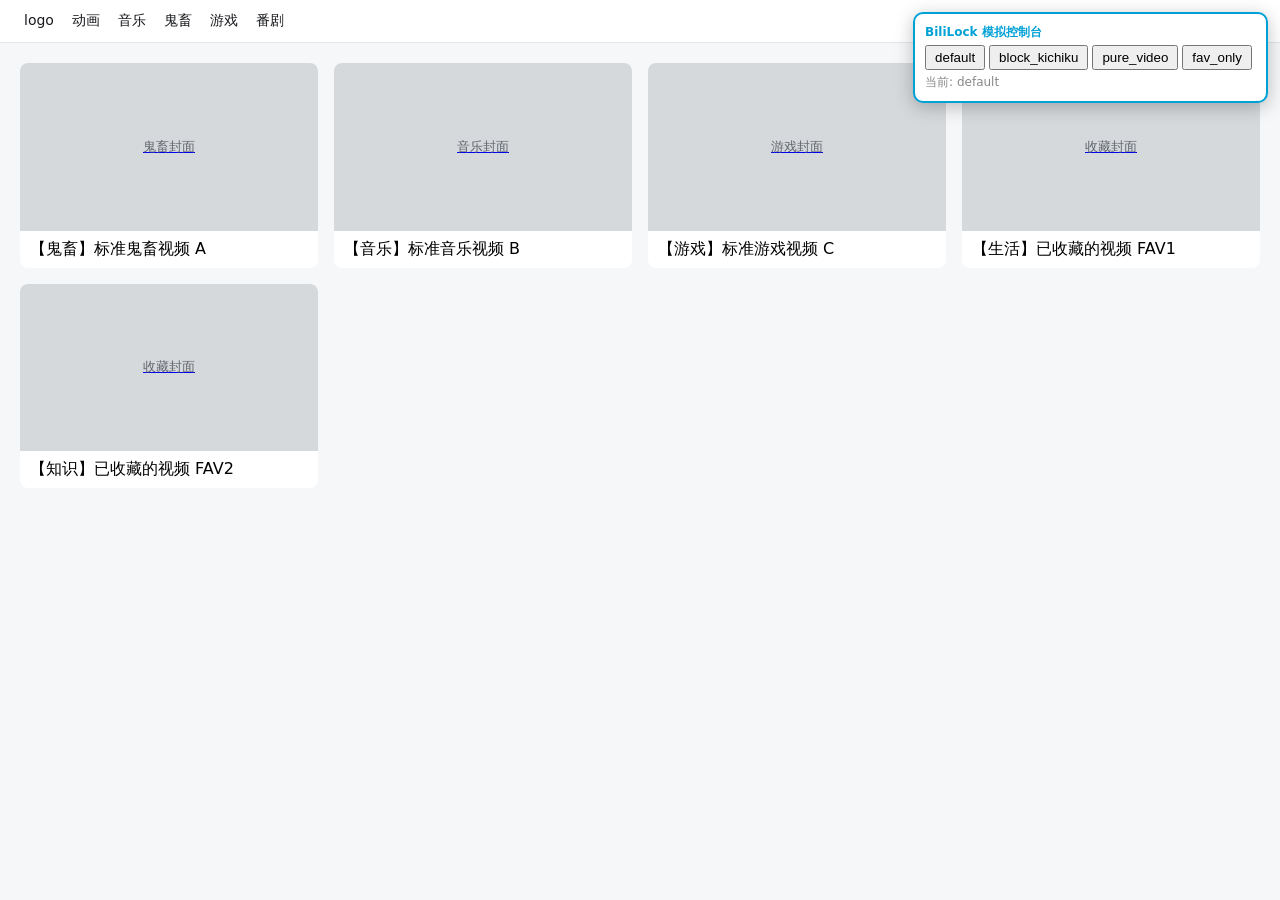
<file: tests/mock-site/index.html>
<!DOCTYPE html>
<html lang="zh-CN">
<head>
  <meta charset="utf-8" />
  <title>哔哩哔哩 (゜-゜)つロ 干杯~-bilibili（模拟首页）</title>
  <style>
    body { font-family: system-ui, "PingFang SC", sans-serif; margin: 0; background: #f6f7f8; }
    .bili-header { background: #fff; padding: 12px 24px; display: flex; gap: 18px; border-bottom: 1px solid #e3e5e7; }
    .bili-header a { color: #18191c; text-decoration: none; font-size: 14px; }
    .recommended-container { display: grid; grid-template-columns: repeat(4, 1fr); gap: 16px; padding: 20px; max-width: 1280px; margin: 0 auto; }
    .feed-card { background: #fff; border-radius: 8px; overflow: hidden; }
    .bili-video-card__image--wrap { background: #d6d9dc; aspect-ratio: 16/9; display: flex; align-items: center; justify-content: center; color: #61666d; font-size: 13px; }
    .bili-video-card__info { padding: 8px 10px; }
    .banner-card { background: linear-gradient(90deg, #fb7299, #00a1d6); color: #fff; text-align: center; padding: 26px; margin: 20px auto; max-width: 1240px; border-radius: 8px; }
  </style>
</head>
<body>
  <div class="bili-header" id="biliMainHeader">
    <a href="#">logo</a>
    <a href="https://www.bilibili.com/v/douga/">动画</a>
    <a href="https://www.bilibili.com/v/music/">音乐</a>
    <a href="https://www.bilibili.com/v/kichiku/">鬼畜</a>
    <a href="https://www.bilibili.com/v/game/">游戏</a>
    <a href="https://www.bilibili.com/anime/">番剧</a>
  </div>
  <div class="banner-card">运营活动横幅（广告位 banner-card）</div>
  <div class="recommended-container" id="i_cecream">
    <div class="feed-card"><div class="bili-feed-card"><div class="bili-video-card is-rcmd"><div class="bili-video-card__wrap">
      <a class="bili-video-card__image--link" href="https://www.bilibili.com/video/BV1000000KIC/"><div class="bili-video-card__image--wrap">鬼畜封面</div></a>
      <div class="bili-video-card__info">【鬼畜】标准鬼畜视频 A</div></div></div></div></div>
    <div class="feed-card"><div class="bili-feed-card"><div class="bili-video-card is-rcmd"><div class="bili-video-card__wrap">
      <a class="bili-video-card__image--link" href="https://www.bilibili.com/video/BV2000000MUS/"><div class="bili-video-card__image--wrap">音乐封面</div></a>
      <div class="bili-video-card__info">【音乐】标准音乐视频 B</div></div></div></div></div>
    <div class="feed-card"><div class="bili-feed-card"><div class="bili-video-card is-ads"><div class="bili-video-card__wrap">
      <a class="bili-video-card__image--link" href="https://www.bilibili.com/video/BV3000000AD1/"><div class="bili-video-card__image--wrap">广告封面</div></a>
      <div class="bili-video-card__info">【广告】信息流广告卡片 is-ads</div></div></div></div></div>
    <div class="feed-card"><div class="bili-feed-card"><div class="bili-video-card is-rcmd"><div class="bili-video-card__wrap">
      <a class="bili-video-card__image--link" href="https://www.bilibili.com/video/BV3000000GAM/"><div class="bili-video-card__image--wrap">游戏封面</div></a>
      <div class="bili-video-card__info">【游戏】标准游戏视频 C</div></div></div></div></div>
    <div class="feed-card"><div class="bili-feed-card"><div class="bili-video-card is-rcmd"><div class="bili-video-card__wrap">
      <a class="bili-video-card__image--link" href="https://www.bilibili.com/video/BV4000000FAV/"><div class="bili-video-card__image--wrap">收藏封面</div></a>
      <div class="bili-video-card__info">【生活】已收藏的视频 FAV1</div></div></div></div></div>
    <div class="feed-card"><div class="bili-feed-card"><div class="bili-video-card is-rcmd"><div class="bili-video-card__wrap">
      <a class="bili-video-card__image--link" href="https://www.bilibili.com/video/BV5000000FAV/"><div class="bili-video-card__image--wrap">收藏封面</div></a>
      <div class="bili-video-card__info">【知识】已收藏的视频 FAV2</div></div></div></div></div>
  </div>

  <script>window.BILILOCK_SIM_URL = "https://www.bilibili.com/";</script>
  <script src="sim.js"></script>
  <script src="../../src/lib/zones-data.js"></script>
  <script src="../../src/lib/rules.js"></script>
  <script src="../../src/lib/defaults.js"></script>
  <script src="../../src/lib/selectors.js"></script>
  <script src="../../src/content/net-shim.js"></script>
  <script src="../../src/content/page-context.js"></script>
  <script src="../../src/content/lock-screen.js"></script>
  <script src="../../src/content/dom-cleaner.js"></script>
  <script src="../../src/content/nav-guard.js"></script>
  <script src="../../src/content/main.js"></script>
</body>
</html>
</file>
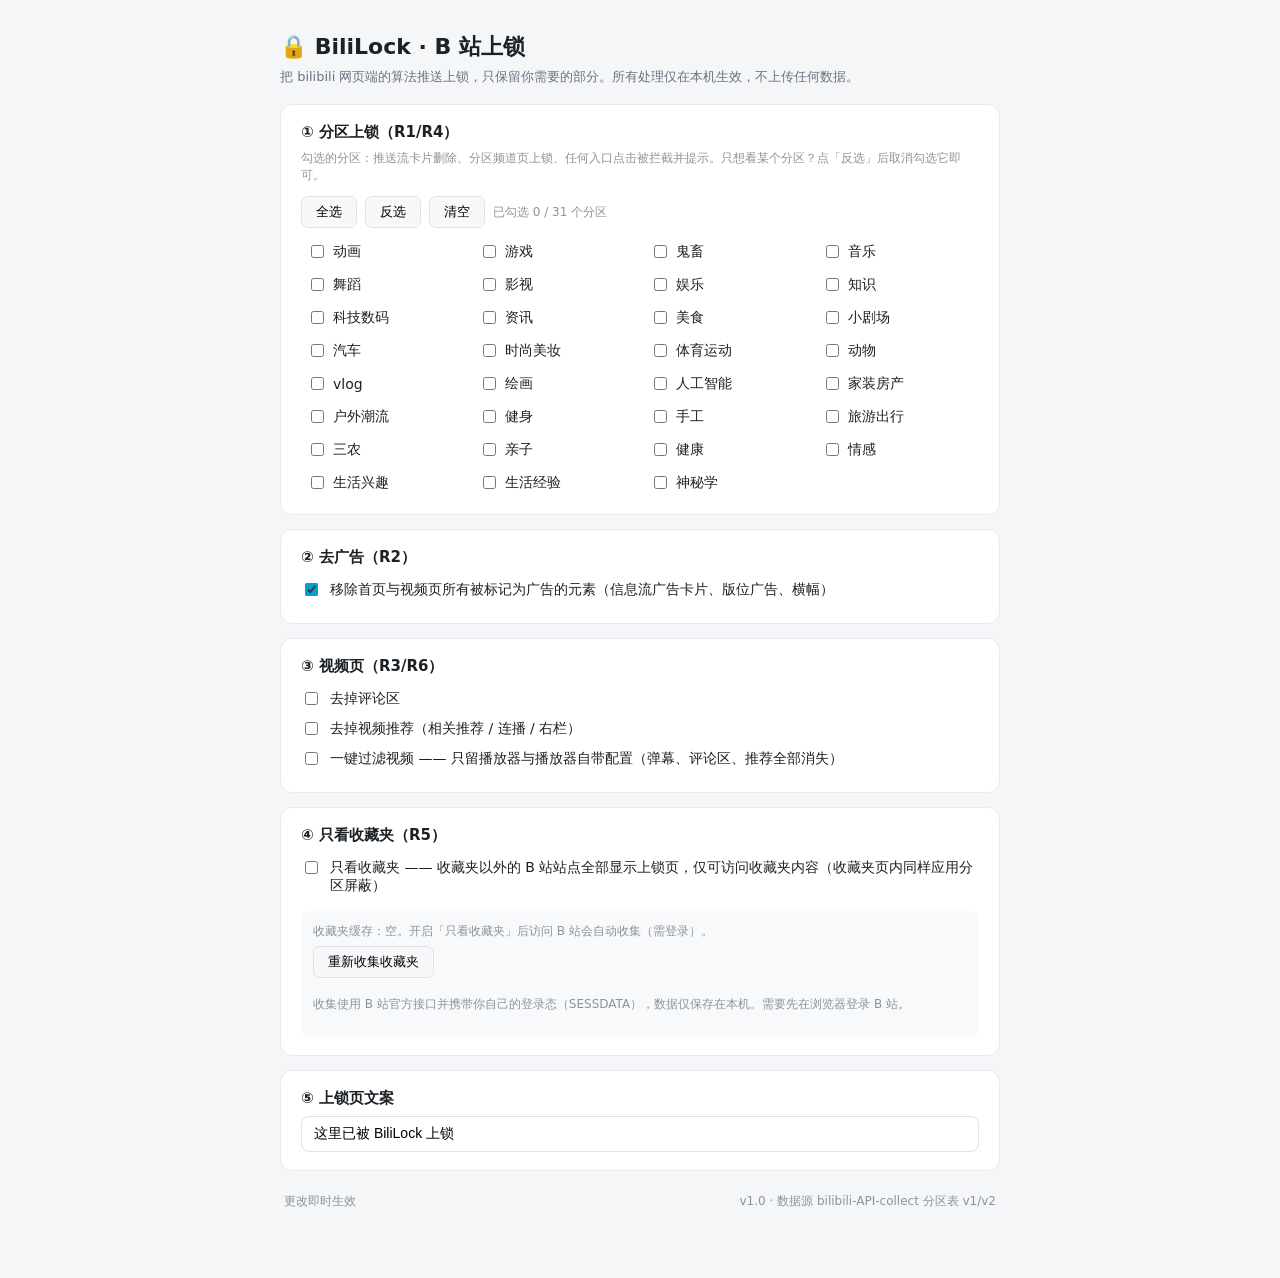
<file: src/options/options.html>
<!DOCTYPE html>
<html lang="zh-CN">
<head>
  <meta charset="utf-8" />
  <title>BiliLock 设置</title>
  <link rel="stylesheet" href="options.css" />
</head>
<body>
  <main>
    <header>
      <h1>🔒 BiliLock · B 站上锁</h1>
      <p class="desc">把 bilibili 网页端的算法推送上锁，只保留你需要的部分。所有处理仅在本机生效，不上传任何数据。</p>
    </header>

    <section>
      <h2>① 分区上锁（R1/R4）</h2>
      <p class="hint">勾选的分区：推送流卡片删除、分区频道页上锁、任何入口点击被拦截并提示。只想看某个分区？点「反选」后取消勾选它即可。</p>
      <div class="toolbar">
        <button id="zoneAll">全选</button>
        <button id="zoneInvert">反选</button>
        <button id="zoneNone">清空</button>
        <span class="hint" id="zoneCount"></span>
      </div>
      <div class="zone-grid" id="zoneGrid"></div>
    </section>

    <section>
      <h2>② 去广告（R2）</h2>
      <label class="switch"><input type="checkbox" id="removeAds" /><span>移除首页与视频页所有被标记为广告的元素（信息流广告卡片、版位广告、横幅）</span></label>
    </section>

    <section>
      <h2>③ 视频页（R3/R6）</h2>
      <label class="switch"><input type="checkbox" id="hideComments" /><span>去掉评论区</span></label>
      <label class="switch"><input type="checkbox" id="hideRecommend" /><span>去掉视频推荐（相关推荐 / 连播 / 右栏）</span></label>
      <label class="switch"><input type="checkbox" id="pureVideoMode" /><span>一键过滤视频 —— 只留播放器与播放器自带配置（弹幕、评论区、推荐全部消失）</span></label>
    </section>

    <section>
      <h2>④ 只看收藏夹（R5）</h2>
      <label class="switch"><input type="checkbox" id="favoritesOnly" /><span>只看收藏夹 —— 收藏夹以外的 B 站站点全部显示上锁页，仅可访问收藏夹内容（收藏夹页内同样应用分区屏蔽）</span></label>
      <div class="fav-box">
        <div id="favDetail" class="hint">收藏夹缓存：未知</div>
        <button id="favRefresh">重新收集收藏夹</button>
        <p class="hint">收集使用 B 站官方接口并携带你自己的登录态（SESSDATA），数据仅保存在本机。需要先在浏览器登录 B 站。</p>
      </div>
    </section>

    <section>
      <h2>⑤ 上锁页文案</h2>
      <input type="text" id="lockMessage" placeholder="这里已被 BiliLock 上锁" />
    </section>

    <footer>
      <span id="saveHint">更改即时生效</span>
      <span>v1.0 · 数据源 bilibili-API-collect 分区表 v1/v2</span>
    </footer>
  </main>

  <script src="../lib/zones-data.js"></script>
  <script src="../lib/rules.js"></script>
  <script src="../lib/defaults.js"></script>
  <script src="options.js"></script>
</body>
</html>
</file>
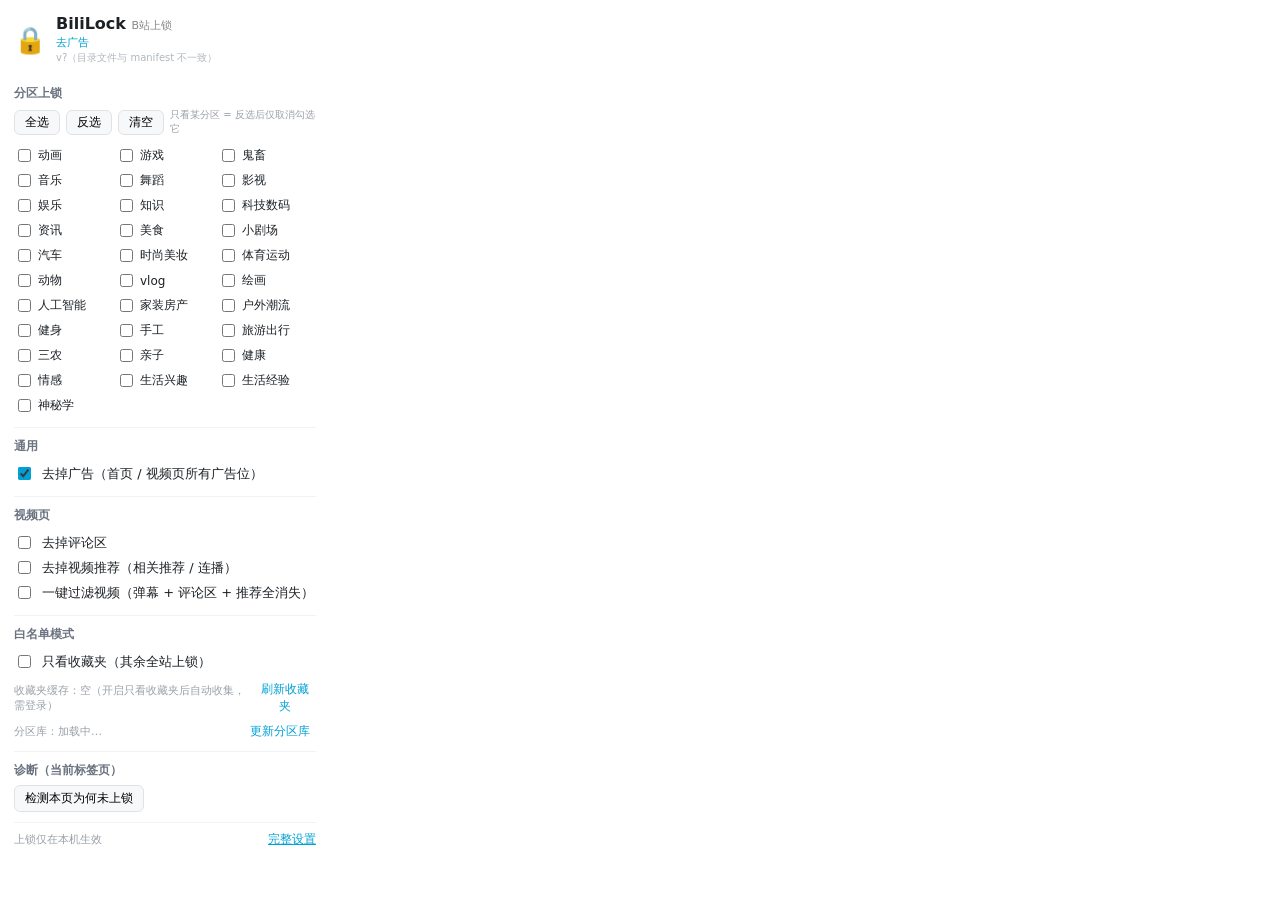
<file: src/popup/popup.html>
<!DOCTYPE html>
<html lang="zh-CN">
<head>
  <meta charset="utf-8" />
  <link rel="stylesheet" href="popup.css" />
</head>
<body>
  <header class="head">
    <div class="logo">🔒</div>
    <div>
      <h1>BiliLock <span class="sub">B站上锁</span></h1>
      <div class="status" id="status">载入中…</div>
      <div class="ver" id="ver"></div>
    </div>
  </header>

  <section class="block">
    <h2>分区上锁</h2>
    <div class="zone-tools">
      <button id="zoneAll">全选</button>
      <button id="zoneInvert">反选</button>
      <button id="zoneNone">清空</button>
      <span class="hint">只看某分区 = 反选后仅取消勾选它</span>
    </div>
    <div class="zone-grid" id="zoneGrid"></div>
  </section>

  <section class="block">
    <h2>通用</h2>
    <label class="switch"><input type="checkbox" id="removeAds" /><span>去掉广告（首页 / 视频页所有广告位）</span></label>
  </section>

  <section class="block">
    <h2>视频页</h2>
    <label class="switch"><input type="checkbox" id="hideComments" /><span>去掉评论区</span></label>
    <label class="switch"><input type="checkbox" id="hideRecommend" /><span>去掉视频推荐（相关推荐 / 连播）</span></label>
    <label class="switch"><input type="checkbox" id="pureVideoMode" /><span>一键过滤视频（弹幕 + 评论区 + 推荐全消失）</span></label>
  </section>

  <section class="block">
    <h2>白名单模式</h2>
    <label class="switch"><input type="checkbox" id="favoritesOnly" /><span>只看收藏夹（其余全站上锁）</span></label>
    <div class="fav-row">
      <span id="favStatus" class="hint">收藏夹缓存：未知</span>
      <button id="favRefresh">刷新收藏夹</button>
    </div>
    <div class="fav-row">
      <span id="zoneLibStatus" class="hint">分区库：加载中…</span>
      <button id="zoneLibRefresh">更新分区库</button>
    </div>
  </section>

  <section class="block">
    <h2>诊断（当前标签页）</h2>
    <button id="diagBtn">检测本页为何未上锁</button>
    <pre id="diagOut" class="diag"></pre>
  </section>

  <footer>
    <span>上锁仅在本机生效</span>
    <a href="#" id="openOptions">完整设置</a>
  </footer>

  <script src="../lib/zones-data.js"></script>
  <script src="../lib/rules.js"></script>
  <script src="../lib/defaults.js"></script>
  <script src="popup.js"></script>
</body>
</html>
</file>
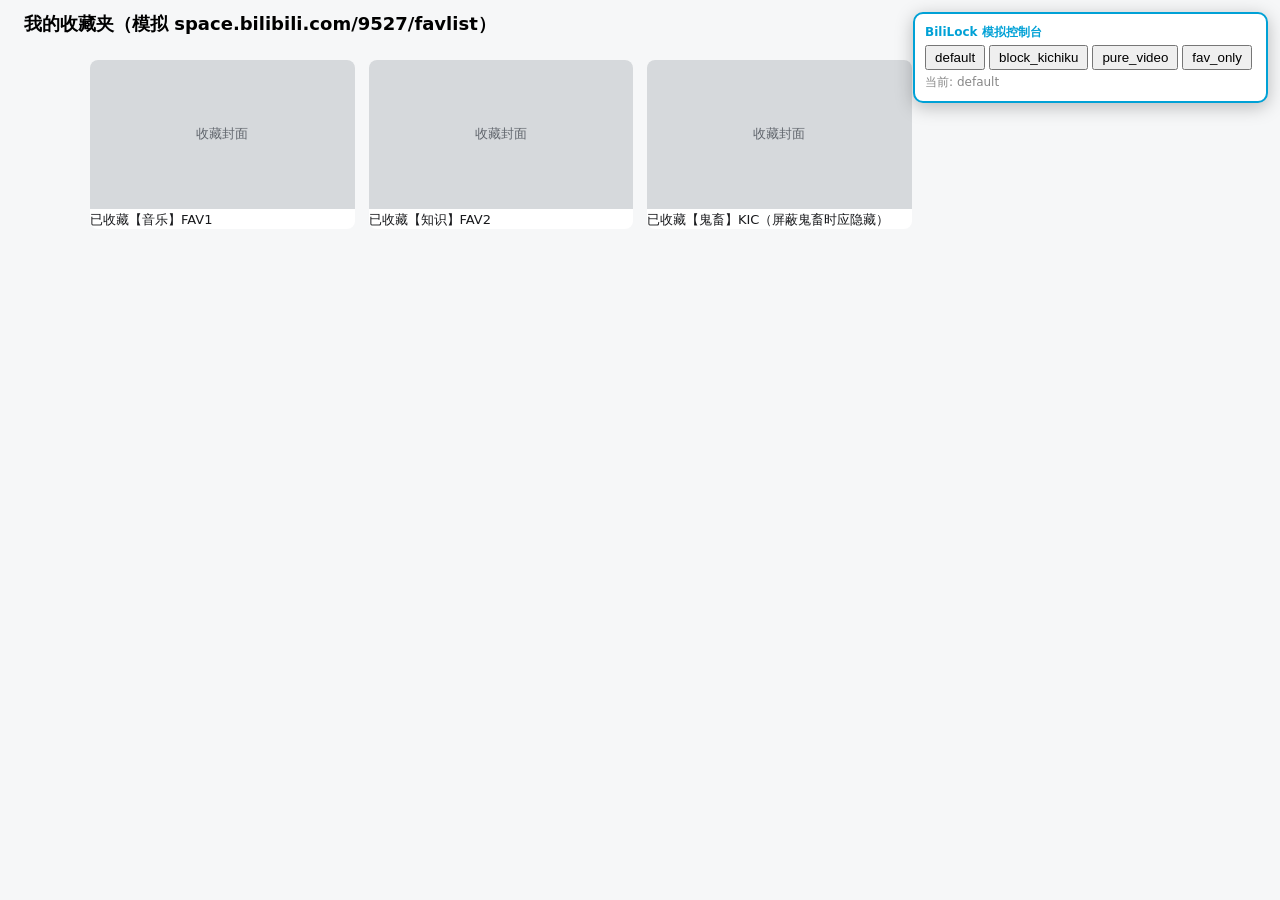
<file: tests/mock-site/favlist.html>
<!DOCTYPE html>
<html lang="zh-CN">
<head>
  <meta charset="utf-8" />
  <title>收藏夹 - 哔哩哔哩（模拟收藏夹页）</title>
  <style>
    body { font-family: system-ui, "PingFang SC", sans-serif; margin: 0; background: #f6f7f8; }
    h1 { font-size: 18px; padding: 0 24px; }
    .fav-list-main { max-width: 1100px; margin: 0 auto; padding: 12px 24px; }
    .items { display: grid; grid-template-columns: repeat(4, 1fr); gap: 14px; }
    .item { background: #fff; border-radius: 8px; overflow: hidden; }
    .item a { text-decoration: none; color: #18191c; font-size: 13px; }
    .cover { background: #d6d9dc; aspect-ratio: 16/9; display: flex; align-items: center; justify-content: center; color: #61666d; }
  </style>
</head>
<body>
  <h1>我的收藏夹（模拟 space.bilibili.com/9527/favlist）</h1>
  <div class="fav-list-main">
    <div class="items">
      <div class="item"><a href="https://www.bilibili.com/video/BV4000000FAV/"><div class="cover">收藏封面</div>已收藏【音乐】FAV1</a></div>
      <div class="item"><a href="https://www.bilibili.com/video/BV5000000FAV/"><div class="cover">收藏封面</div>已收藏【知识】FAV2</a></div>
      <div class="item"><a href="https://www.bilibili.com/video/BV1000000KIC/"><div class="cover">收藏封面</div>已收藏【鬼畜】KIC（屏蔽鬼畜时应隐藏）</a></div>
    </div>
  </div>

  <script>window.BILILOCK_SIM_URL = "https://space.bilibili.com/9527/favlist";</script>
  <script src="sim.js"></script>
  <script src="../../src/lib/zones-data.js"></script>
  <script src="../../src/lib/rules.js"></script>
  <script src="../../src/lib/defaults.js"></script>
  <script src="../../src/lib/selectors.js"></script>
  <script src="../../src/content/net-shim.js"></script>
  <script src="../../src/content/page-context.js"></script>
  <script src="../../src/content/lock-screen.js"></script>
  <script src="../../src/content/dom-cleaner.js"></script>
  <script src="../../src/content/nav-guard.js"></script>
  <script src="../../src/content/main.js"></script>
</body>
</html>
</file>
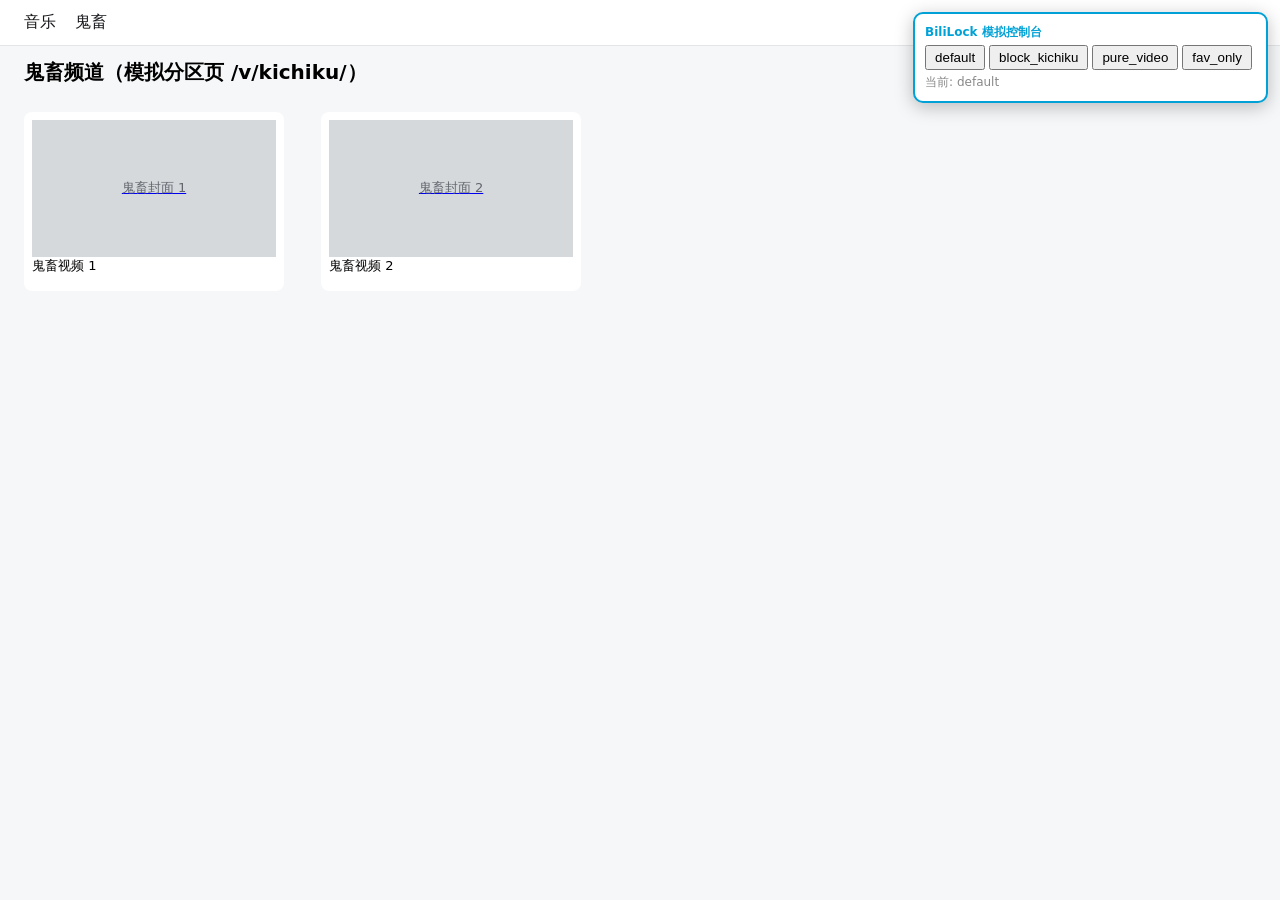
<file: tests/mock-site/kichiku.html>
<!DOCTYPE html>
<html lang="zh-CN">
<head>
  <meta charset="utf-8" />
  <title>鬼畜-哔哩哔哩 (゜-゜)つロ 干杯~-bilibili（模拟分区页）</title>
  <style>
    body { font-family: system-ui, "PingFang SC", sans-serif; margin: 0; background: #f6f7f8; }
    .bili-header { background: #fff; padding: 12px 24px; border-bottom: 1px solid #e3e5e7; }
    .channel-link { display: inline-block; margin-right: 14px; color: #18191c; text-decoration: none; }
    h1 { font-size: 20px; padding: 0 24px; }
    .feed-card { display: inline-block; width: 260px; margin: 12px 8px 0 24px; background: #fff; border-radius: 8px; padding-bottom: 8px; }
    .bili-video-card__image--wrap { background: #d6d9dc; aspect-ratio: 16/9; display: flex; align-items: center; justify-content: center; color: #61666d; }
    .video-card { padding: 8px; font-size: 13px; }
  </style>
</head>
<body>
  <div class="bili-header">
    <a class="channel-link" href="https://www.bilibili.com/v/music/">音乐</a>
    <a class="channel-link" href="https://www.bilibili.com/v/kichiku/">鬼畜</a>
  </div>
  <h1>鬼畜频道（模拟分区页 /v/kichiku/）</h1>
  <div id="channel">
    <div class="feed-card"><div class="video-card"><a href="https://www.bilibili.com/video/BV1000000KIC/"><div class="bili-video-card__image--wrap">鬼畜封面 1</div></a>鬼畜视频 1</div></div>
    <div class="feed-card"><div class="video-card"><a href="https://www.bilibili.com/video/BV1000000KI2/"><div class="bili-video-card__image--wrap">鬼畜封面 2</div></a>鬼畜视频 2</div></div>
  </div>

  <script>window.BILILOCK_SIM_URL = "https://www.bilibili.com/v/kichiku/";</script>
  <script src="sim.js"></script>
  <script src="../../src/lib/zones-data.js"></script>
  <script src="../../src/lib/rules.js"></script>
  <script src="../../src/lib/defaults.js"></script>
  <script src="../../src/lib/selectors.js"></script>
  <script src="../../src/content/net-shim.js"></script>
  <script src="../../src/content/page-context.js"></script>
  <script src="../../src/content/lock-screen.js"></script>
  <script src="../../src/content/dom-cleaner.js"></script>
  <script src="../../src/content/nav-guard.js"></script>
  <script src="../../src/content/main.js"></script>
</body>
</html>
</file>
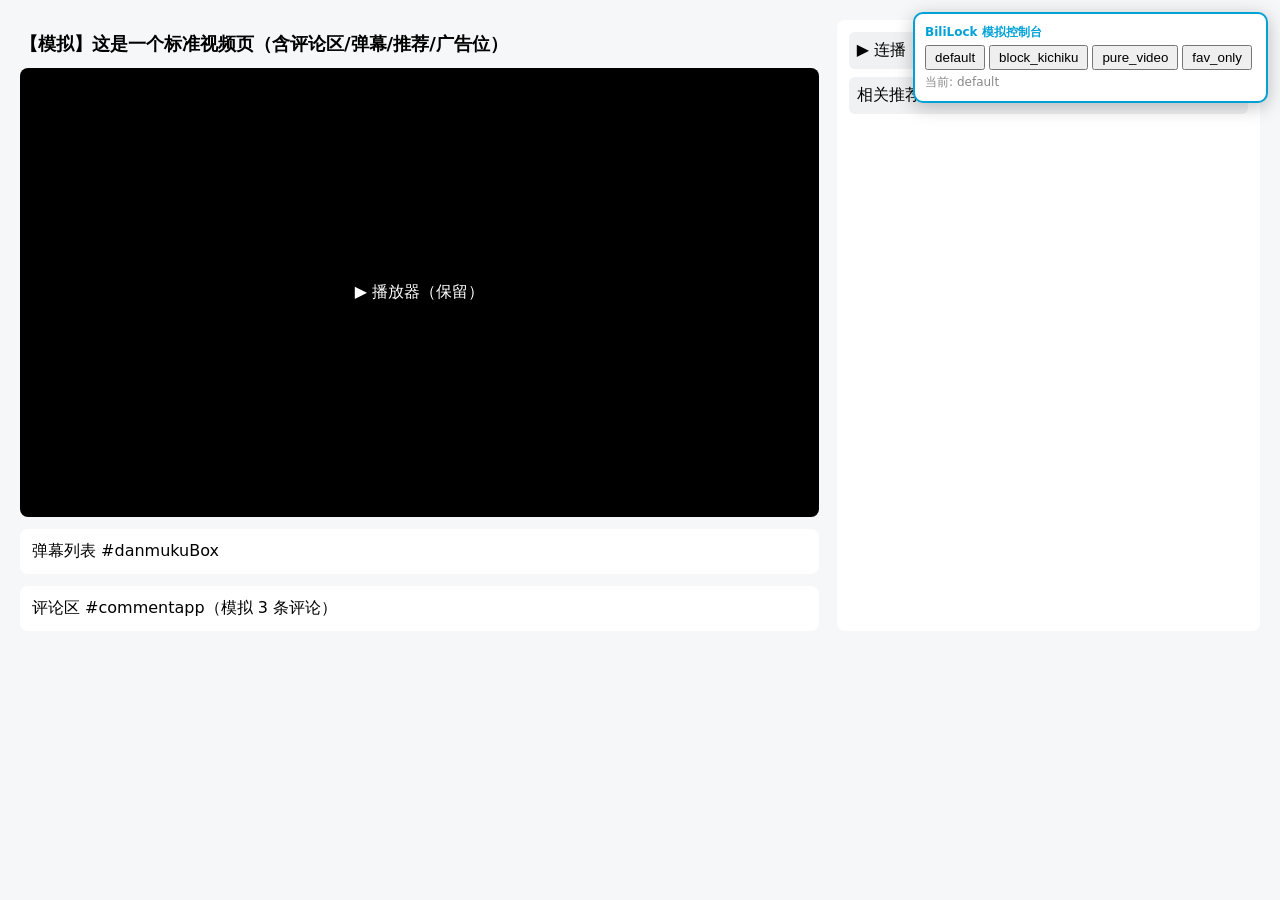
<file: tests/mock-site/video.html>
<!DOCTYPE html>
<html lang="zh-CN">
<head>
  <meta charset="utf-8" />
  <title>【模拟视频页】标准视频 - 哔哩哔哩</title>
  <style>
    body { font-family: system-ui, "PingFang SC", sans-serif; margin: 0; background: #f6f7f8; }
    .video-page-app { max-width: 1280px; margin: 0 auto; padding: 20px; display: flex; gap: 18px; }
    .left { flex: 2; }
    .right { flex: 1; }
    #playerWrap { background: #000; color: #fff; aspect-ratio: 16/9; display: flex; align-items: center; justify-content: center; border-radius: 8px; }
    #danmukuBox { background: #fff; border-radius: 8px; padding: 12px; margin-top: 12px; }
    .danmaku-box { display: none; }
    #commentapp { background: #fff; border-radius: 8px; padding: 12px; margin-top: 12px; }
    .right-container { background: #fff; border-radius: 8px; padding: 12px; }
    .recommend-list-v1, .next-play { padding: 8px; background: #f0f1f2; border-radius: 6px; margin-bottom: 8px; }
    #slide_ad { background: #ffd6e2; padding: 10px; border-radius: 8px; margin-top: 12px; }
    .ad-report { background: #fff3cd; padding: 10px; border-radius: 8px; margin-top: 12px; }
    h1 { font-size: 18px; }
  </style>
</head>
<body>
  <div class="video-page-app" id="video-page-app">
    <div class="left">
      <h1>【模拟】这是一个标准视频页（含评论区/弹幕/推荐/广告位）</h1>
      <div id="playerWrap">▶ 播放器（保留）</div>
      <div id="danmukuBox">弹幕列表 #danmukuBox</div>
      <div class="danmaku-box">弹幕容器 .danmaku-box</div>
      <div id="commentapp">评论区 #commentapp（模拟 3 条评论）</div>
      <div id="slide_ad" class="slide-ad-exp">横幅广告 #slide_ad</div>
      <div class="ad-report">版位广告 .ad-report</div>
    </div>
    <div class="right right-container">
      <div class="next-play">▶ 连播 .next-play</div>
      <div class="recommend-list-v1">相关推荐 .recommend-list-v1（模拟 8 条）</div>
    </div>
  </div>

  <script>
    /* 模拟视频页 __INITIAL_STATE__（真实 B 站视频页内嵌同名字段，FR1-5 判定来源） */
    window.__INITIAL_STATE__ = { videoData: { bvid: "BV1000000KIC", tid: 119, tname: "鬼畜" } };
  </script>
  <script>window.BILILOCK_SIM_URL = "https://www.bilibili.com/video/BV1000000KIC/";</script>
  <script src="sim.js"></script>
  <script src="../../src/lib/zones-data.js"></script>
  <script src="../../src/lib/rules.js"></script>
  <script src="../../src/lib/defaults.js"></script>
  <script src="../../src/lib/selectors.js"></script>
  <script src="../../src/content/net-shim.js"></script>
  <script src="../../src/content/page-context.js"></script>
  <script src="../../src/content/lock-screen.js"></script>
  <script src="../../src/content/dom-cleaner.js"></script>
  <script src="../../src/content/nav-guard.js"></script>
  <script src="../../src/content/main.js"></script>
</body>
</html>
</file>
<file: src/options/options.css>
* { box-sizing: border-box; }
body {
  margin: 0; background: #f4f6f8; color: #1c2126;
  font-family: system-ui, "PingFang SC", "Microsoft YaHei", sans-serif; font-size: 14px;
}
main { max-width: 760px; margin: 0 auto; padding: 32px 20px 60px; }
header h1 { font-size: 22px; margin: 0 0 6px; }
.desc { color: #6b7280; font-size: 13px; margin: 0 0 18px; }
section {
  background: #fff; border: 1px solid #e7eaee; border-radius: 12px;
  padding: 18px 20px; margin-bottom: 14px;
}
h2 { font-size: 15px; margin: 0 0 8px; }
.hint { color: #8b939c; font-size: 12px; }
section > .hint { margin: 0 0 12px; }
.toolbar { display: flex; gap: 8px; align-items: center; margin-bottom: 10px; }
button {
  border: 1px solid #dfe3e8; background: #f7f8fa; border-radius: 7px;
  padding: 6px 14px; font-size: 13px; cursor: pointer;
}
button:hover { background: #eef1f4; }
.zone-grid { display: grid; grid-template-columns: repeat(4, 1fr); gap: 6px 8px; }
.zone { display: flex; gap: 6px; align-items: center; padding: 4px 6px; border-radius: 6px; cursor: pointer; }
.zone:hover { background: #f4f6f8; }
.zone input { accent-color: #fb7299; }
.switch { display: flex; gap: 9px; align-items: flex-start; padding: 6px 0; cursor: pointer; }
.switch input { accent-color: #00a1d6; margin-top: 2px; }
.fav-box { margin-top: 10px; padding: 12px; background: #f7f9fb; border-radius: 8px; }
.fav-box button { margin: 6px 0; }
input[type="text"] {
  width: 100%; padding: 9px 12px; border: 1px solid #dfe3e8; border-radius: 8px; font-size: 14px;
}
footer {
  display: flex; justify-content: space-between; color: #8b939c; font-size: 12px; padding: 8px 4px;
}
</file>
<file: src/popup/popup.css>
:root { color-scheme: light; }
* { box-sizing: border-box; }
body {
  width: 330px; margin: 0; padding: 14px 14px 10px;
  font-family: system-ui, "PingFang SC", "Microsoft YaHei", sans-serif;
  font-size: 13px; color: #1c2126; background: #fff;
}
.head { display: flex; gap: 10px; align-items: center; margin-bottom: 10px; }
.logo { font-size: 26px; }
h1 { font-size: 16px; margin: 0; }
h1 .sub { font-size: 11px; color: #888; font-weight: 400; }
.status { font-size: 11px; color: #00a1d6; margin-top: 2px; }
h2 { font-size: 12px; color: #6b7280; margin: 0 0 6px; font-weight: 600; }
.block { border-top: 1px solid #f0f2f5; padding: 10px 0; }
.block:first-of-type { border-top: 0; }
.switch { display: flex; align-items: center; gap: 8px; padding: 3px 0; cursor: pointer; }
.switch input { accent-color: #00a1d6; }
.zone-tools { display: flex; gap: 6px; align-items: center; margin-bottom: 8px; }
.zone-tools button {
  border: 1px solid #dfe3e8; background: #f7f8fa; border-radius: 6px;
  padding: 3px 10px; font-size: 12px; cursor: pointer;
  white-space: nowrap; flex: 0 0 auto;
}
.zone-tools button:hover { background: #eef1f4; }
.zone-tools .hint { font-size: 10px; color: #9aa1a9; }
.zone-grid { display: grid; grid-template-columns: repeat(3, 1fr); gap: 2px 4px; }
.zone { display: flex; align-items: center; gap: 4px; font-size: 12px; padding: 2px 0; cursor: pointer; }
.zone input { accent-color: #fb7299; }
.fav-row { display: flex; align-items: center; justify-content: space-between; gap: 8px; margin-top: 6px; }
.fav-row button, #openOptions { border: 0; background: none; color: #00a1d6; cursor: pointer; font-size: 12px; }
.hint { font-size: 11px; color: #9aa1a9; }
.ver { font-size: 10px; color: #b0b7bf; margin-top: 1px; }
.diag {
  margin: 8px 0 0; padding: 8px; background: #f7f8fa; border-radius: 6px;
  font-size: 11px; line-height: 1.7; white-space: pre-wrap; word-break: break-all;
  color: #444c55; display: none; max-height: 200px; overflow: auto;
}
#diagBtn {
  border: 1px solid #dfe3e8; background: #f7f8fa; border-radius: 6px;
  padding: 4px 10px; font-size: 12px; cursor: pointer;
}
footer {
  display: flex; justify-content: space-between; align-items: center;
  border-top: 1px solid #f0f2f5; padding-top: 8px; font-size: 11px; color: #9aa1a9;
}
</file>
